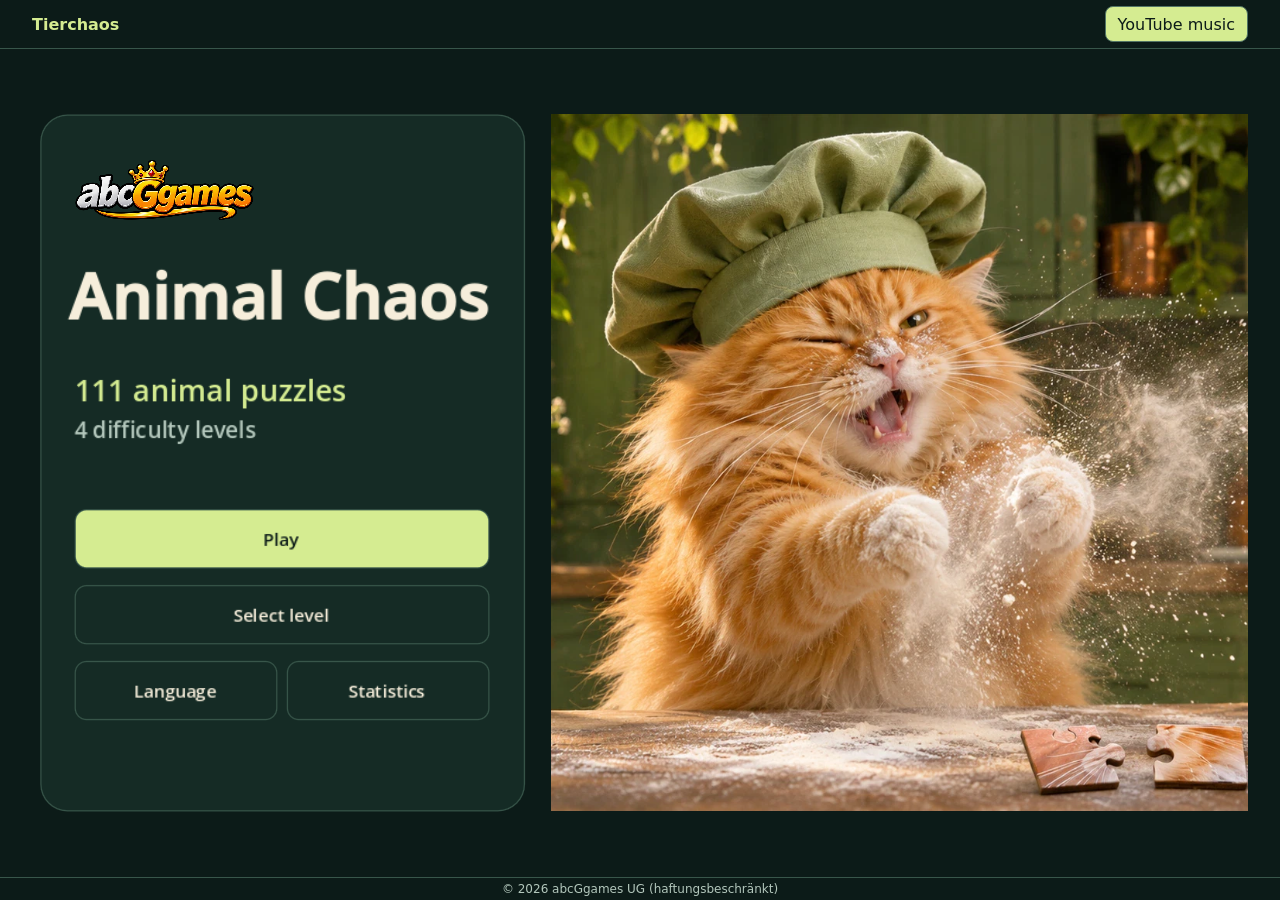
<file: index.html>
<!doctype html>
<html lang="de">
<head>
  <meta charset="utf-8">
  <meta name="viewport" content="width=device-width, initial-scale=1">
  <meta name="referrer" content="strict-origin-when-cross-origin">
  <title>Tierchaos · abcGgames</title>
  <link rel="icon" href="spiel.icon.png">
  <link rel="stylesheet" href="seite.css">
  <script src="playlist.js" defer></script>
  <script src="sprache.js" defer></script>
  <script src="musik.js?v=2" defer></script>
</head>
<body>
  <header>
    <strong>Tierchaos</strong>
    <button id="music-button" type="button" aria-expanded="false" aria-controls="music-panel">YouTube-Musik</button>
  </header>
  <main>
    <iframe class="game" src="spiel-111-check.html" title="Tierchaos – das Spiel"></iframe>
    <aside id="music-panel" aria-labelledby="music-title" hidden>
      <h2 id="music-title" data-i18n="music">Musik von YouTube</h2>
      <form id="playlist-form">
        <label for="playlist-link" data-i18n="media_link">YouTube-Link</label>
        <input id="playlist-link" name="playlist" type="url" placeholder="https://www.youtube.com/…" required>
        <button type="submit" data-i18n="load_media">Musik laden</button>
      </form>
      <p id="music-status" aria-live="polite"></p>
      <div id="player"></div>
      <button id="change-playlist" type="button" data-i18n="change_media" hidden>Link ändern</button>
    </aside>
  </main>
  <footer style="padding: 4px 12px; text-align: center; font-size: 0.75rem; color: #b3c7bc; border-top: 1px solid #38564a;">© 2026 abcGgames UG (haftungsbeschränkt)</footer>
</body>
</html>
</file>
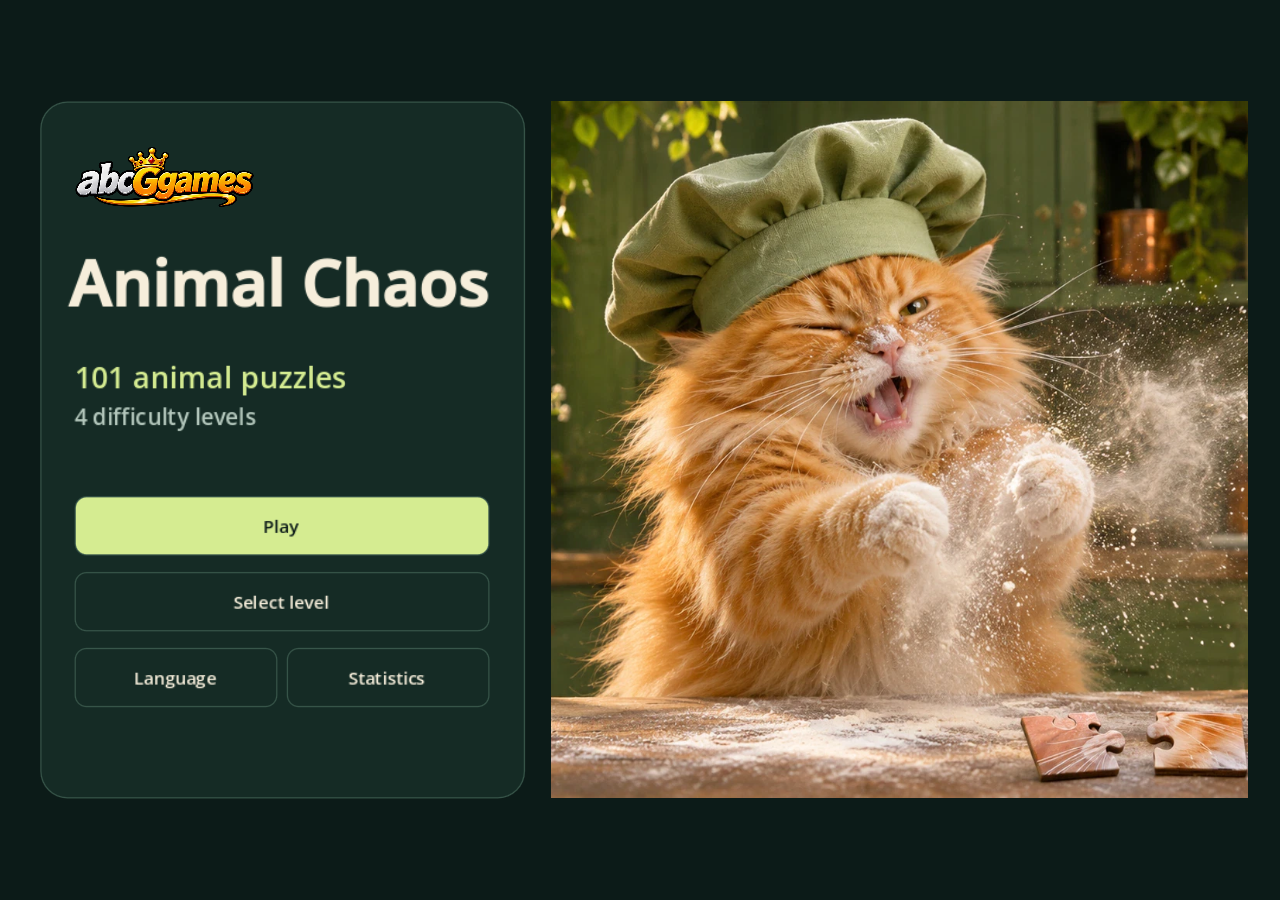
<file: spiel-101.html>
<!DOCTYPE html>
<html lang="en">
	<head>
		<meta charset="utf-8">
		<meta name="viewport" content="width=device-width, user-scalable=no, initial-scale=1.0">
		<title>Tierchaos</title>
		<style>
html, body, #canvas {
	margin: 0;
	padding: 0;
	border: 0;
}

body {
	color: white;
	background-color: black;
	overflow: hidden;
	touch-action: none;
}

#canvas {
	display: block;
}

#canvas:focus {
	outline: none;
}

#status, #status-splash, #status-progress {
	position: absolute;
	left: 0;
	right: 0;
}

#status, #status-splash {
	top: 0;
	bottom: 0;
}

#status {
	background-color: #0c1b18;
	display: flex;
	flex-direction: column;
	justify-content: center;
	align-items: center;
	visibility: hidden;
}

#status-splash {
	max-height: 100%;
	max-width: 100%;
	margin: auto;
}

#status-splash.show-image--false {
	display: none;
}

#status-splash.fullsize--true {
	height: 100%;
	width: 100%;
	object-fit: contain;
}

#status-splash.use-filter--false {
	image-rendering: pixelated;
}

#status-progress, #status-notice {
	display: none;
}

#status-progress {
	bottom: 10%;
	width: 50%;
	margin: 0 auto;
}

#status-notice {
	background-color: #5b3943;
	border-radius: 0.5rem;
	border: 1px solid #9b3943;
	color: #e0e0e0;
	font-family: 'Noto Sans', 'Droid Sans', Arial, sans-serif;
	line-height: 1.3;
	margin: 0 2rem;
	overflow: hidden;
	padding: 1rem;
	text-align: center;
	z-index: 1;
}
		</style>
		<link id="-gd-engine-icon" rel="icon" type="image/png" href="spiel.icon.png" />
<link rel="apple-touch-icon" href="spiel.apple-touch-icon.png"/>

	</head>
	<body>
		<canvas id="canvas">
			Your browser does not support the canvas tag.
		</canvas>

		<noscript>
			Your browser does not support JavaScript.
		</noscript>

		<div id="status">
			<img id="status-splash" class="show-image--false fullsize--true use-filter--true" src="spiel.png" alt="">
			<progress id="status-progress"></progress>
			<div id="status-notice"></div>
		</div>

		<script src="spiel.js"></script>
		<script>
const GODOT_CONFIG = {"args":[],"canvasResizePolicy":2,"emscriptenPoolSize":8,"ensureCrossOriginIsolationHeaders":true,"executable":"spiel","experimentalVK":false,"fileSizes":{"spiel.wasm":16375506,"spiel-101.pck":11311980},"focusCanvas":true,"gdextensionLibs":[],"godotPoolSize":4,"mainPack":"spiel-101.pck"};
const GODOT_THREADS_ENABLED = false;
const engine = new Engine(GODOT_CONFIG);

(function () {
	const statusOverlay = document.getElementById('status');
	const statusProgress = document.getElementById('status-progress');
	const statusNotice = document.getElementById('status-notice');

	let initializing = true;
	let statusMode = '';

	function setStatusMode(mode) {
		if (statusMode === mode || !initializing) {
			return;
		}
		if (mode === 'hidden') {
			statusOverlay.remove();
			initializing = false;
			return;
		}
		statusOverlay.style.visibility = 'visible';
		statusProgress.style.display = mode === 'progress' ? 'block' : 'none';
		statusNotice.style.display = mode === 'notice' ? 'block' : 'none';
		statusMode = mode;
	}

	function setStatusNotice(text) {
		while (statusNotice.lastChild) {
			statusNotice.removeChild(statusNotice.lastChild);
		}
		const lines = text.split('\n');
		lines.forEach((line) => {
			statusNotice.appendChild(document.createTextNode(line));
			statusNotice.appendChild(document.createElement('br'));
		});
	}

	function displayFailureNotice(err) {
		console.error(err);
		if (err instanceof Error) {
			setStatusNotice(err.message);
		} else if (typeof err === 'string') {
			setStatusNotice(err);
		} else {
			setStatusNotice('An unknown error occurred.');
		}
		setStatusMode('notice');
		initializing = false;
	}

	const missing = Engine.getMissingFeatures({
		threads: GODOT_THREADS_ENABLED,
	});

	if (missing.length !== 0) {
		if (GODOT_CONFIG['serviceWorker'] && GODOT_CONFIG['ensureCrossOriginIsolationHeaders'] && 'serviceWorker' in navigator) {
			let serviceWorkerRegistrationPromise;
			try {
				serviceWorkerRegistrationPromise = navigator.serviceWorker.getRegistration();
			} catch (err) {
				serviceWorkerRegistrationPromise = Promise.reject(new Error('Service worker registration failed.'));
			}
			// There's a chance that installing the service worker would fix the issue
			Promise.race([
				serviceWorkerRegistrationPromise.then((registration) => {
					if (registration != null) {
						return Promise.reject(new Error('Service worker already exists.'));
					}
					return registration;
				}).then(() => engine.installServiceWorker()),
				// For some reason, `getRegistration()` can stall
				new Promise((resolve) => {
					setTimeout(() => resolve(), 2000);
				}),
			]).then(() => {
				// Reload if there was no error.
				window.location.reload();
			}).catch((err) => {
				console.error('Error while registering service worker:', err);
			});
		} else {
			// Display the message as usual
			const missingMsg = 'Error\nThe following features required to run Godot projects on the Web are missing:\n';
			displayFailureNotice(missingMsg + missing.join('\n'));
		}
	} else {
		setStatusMode('progress');
		engine.startGame({
			'onProgress': function (current, total) {
				if (current > 0 && total > 0) {
					statusProgress.value = current;
					statusProgress.max = total;
				} else {
					statusProgress.removeAttribute('value');
					statusProgress.removeAttribute('max');
				}
			},
		}).then(() => {
			setStatusMode('hidden');
		}, displayFailureNotice);
	}
}());
		</script>
	</body>
</html>
</file>
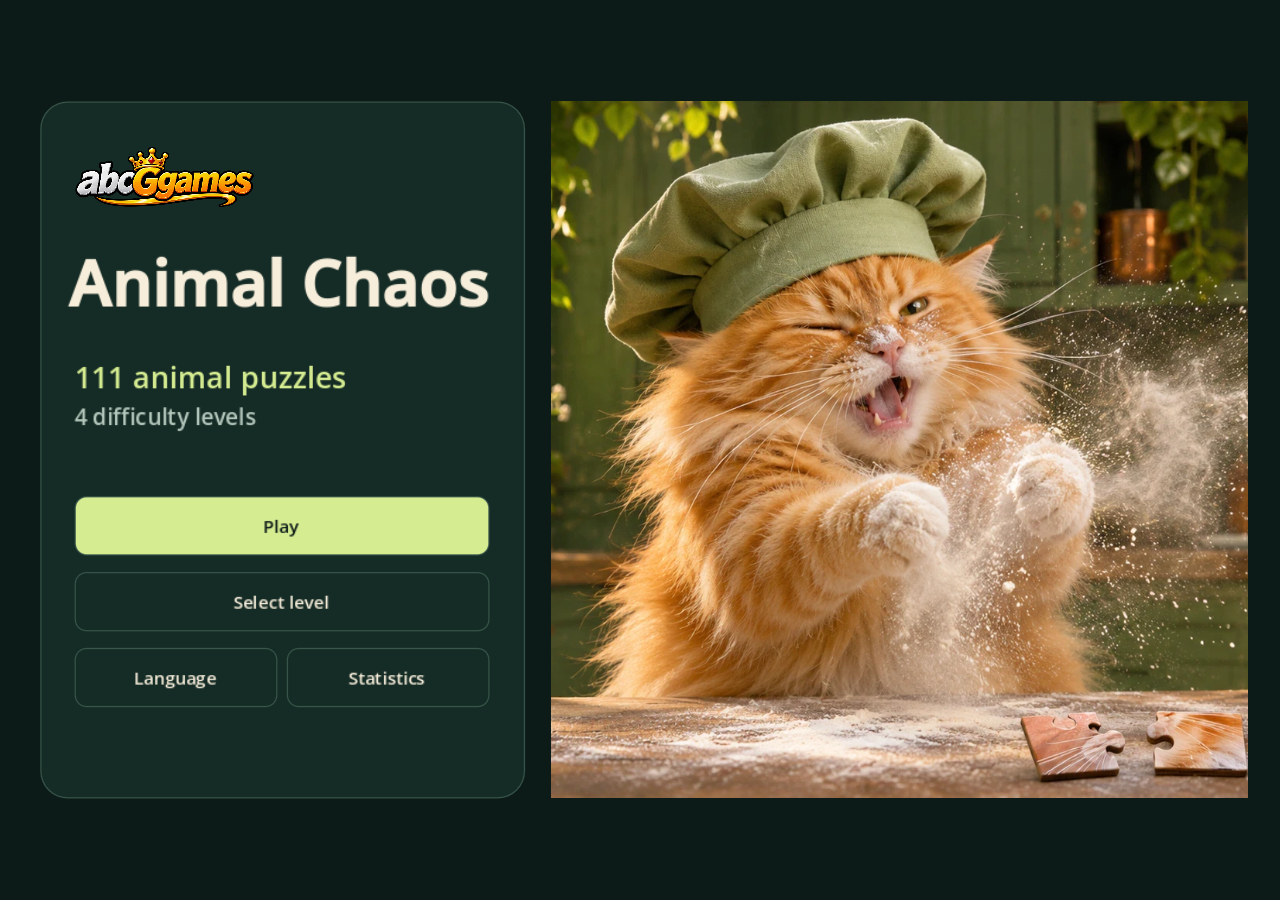
<file: spiel-111-check.html>
<!DOCTYPE html>
<html lang="en">
	<head>
		<meta charset="utf-8">
		<meta name="viewport" content="width=device-width, user-scalable=no, initial-scale=1.0">
		<title>Tierchaos</title>
		<style>
html, body, #canvas {
	margin: 0;
	padding: 0;
	border: 0;
}

body {
	color: white;
	background-color: black;
	overflow: hidden;
	touch-action: none;
}

#canvas {
	display: block;
}

#canvas:focus {
	outline: none;
}

#status, #status-splash, #status-progress {
	position: absolute;
	left: 0;
	right: 0;
}

#status, #status-splash {
	top: 0;
	bottom: 0;
}

#status {
	background-color: #0c1b18;
	display: flex;
	flex-direction: column;
	justify-content: center;
	align-items: center;
	visibility: hidden;
}

#status-splash {
	max-height: 100%;
	max-width: 100%;
	margin: auto;
}

#status-splash.show-image--false {
	display: none;
}

#status-splash.fullsize--true {
	height: 100%;
	width: 100%;
	object-fit: contain;
}

#status-splash.use-filter--false {
	image-rendering: pixelated;
}

#status-progress, #status-notice {
	display: none;
}

#status-progress {
	bottom: 10%;
	width: 50%;
	margin: 0 auto;
}

#status-notice {
	background-color: #5b3943;
	border-radius: 0.5rem;
	border: 1px solid #9b3943;
	color: #e0e0e0;
	font-family: 'Noto Sans', 'Droid Sans', Arial, sans-serif;
	line-height: 1.3;
	margin: 0 2rem;
	overflow: hidden;
	padding: 1rem;
	text-align: center;
	z-index: 1;
}
		</style>
		<link id="-gd-engine-icon" rel="icon" type="image/png" href="spiel.icon.png" />
<link rel="apple-touch-icon" href="spiel.apple-touch-icon.png"/>

	</head>
	<body>
		<canvas id="canvas">
			Your browser does not support the canvas tag.
		</canvas>

		<noscript>
			Your browser does not support JavaScript.
		</noscript>

		<div id="status">
			<img id="status-splash" class="show-image--false fullsize--true use-filter--true" src="spiel.png" alt="">
			<progress id="status-progress"></progress>
			<div id="status-notice"></div>
		</div>

		<script src="spiel.js"></script>
		<script>
const GODOT_CONFIG = {"args":[],"canvasResizePolicy":2,"emscriptenPoolSize":8,"ensureCrossOriginIsolationHeaders":true,"executable":"spiel","experimentalVK":false,"fileSizes":{"spiel.wasm":16375506,"spiel-111-check.pck":11892368},"focusCanvas":true,"gdextensionLibs":[],"godotPoolSize":4,"mainPack":"spiel-111-check.pck"};
const GODOT_THREADS_ENABLED = false;
const engine = new Engine(GODOT_CONFIG);

(function () {
	const statusOverlay = document.getElementById('status');
	const statusProgress = document.getElementById('status-progress');
	const statusNotice = document.getElementById('status-notice');

	let initializing = true;
	let statusMode = '';

	function setStatusMode(mode) {
		if (statusMode === mode || !initializing) {
			return;
		}
		if (mode === 'hidden') {
			statusOverlay.remove();
			initializing = false;
			return;
		}
		statusOverlay.style.visibility = 'visible';
		statusProgress.style.display = mode === 'progress' ? 'block' : 'none';
		statusNotice.style.display = mode === 'notice' ? 'block' : 'none';
		statusMode = mode;
	}

	function setStatusNotice(text) {
		while (statusNotice.lastChild) {
			statusNotice.removeChild(statusNotice.lastChild);
		}
		const lines = text.split('\n');
		lines.forEach((line) => {
			statusNotice.appendChild(document.createTextNode(line));
			statusNotice.appendChild(document.createElement('br'));
		});
	}

	function displayFailureNotice(err) {
		console.error(err);
		if (err instanceof Error) {
			setStatusNotice(err.message);
		} else if (typeof err === 'string') {
			setStatusNotice(err);
		} else {
			setStatusNotice('An unknown error occurred.');
		}
		setStatusMode('notice');
		initializing = false;
	}

	const missing = Engine.getMissingFeatures({
		threads: GODOT_THREADS_ENABLED,
	});

	if (missing.length !== 0) {
		if (GODOT_CONFIG['serviceWorker'] && GODOT_CONFIG['ensureCrossOriginIsolationHeaders'] && 'serviceWorker' in navigator) {
			let serviceWorkerRegistrationPromise;
			try {
				serviceWorkerRegistrationPromise = navigator.serviceWorker.getRegistration();
			} catch (err) {
				serviceWorkerRegistrationPromise = Promise.reject(new Error('Service worker registration failed.'));
			}
			// There's a chance that installing the service worker would fix the issue
			Promise.race([
				serviceWorkerRegistrationPromise.then((registration) => {
					if (registration != null) {
						return Promise.reject(new Error('Service worker already exists.'));
					}
					return registration;
				}).then(() => engine.installServiceWorker()),
				// For some reason, `getRegistration()` can stall
				new Promise((resolve) => {
					setTimeout(() => resolve(), 2000);
				}),
			]).then(() => {
				// Reload if there was no error.
				window.location.reload();
			}).catch((err) => {
				console.error('Error while registering service worker:', err);
			});
		} else {
			// Display the message as usual
			const missingMsg = 'Error\nThe following features required to run Godot projects on the Web are missing:\n';
			displayFailureNotice(missingMsg + missing.join('\n'));
		}
	} else {
		setStatusMode('progress');
		engine.startGame({
			'onProgress': function (current, total) {
				if (current > 0 && total > 0) {
					statusProgress.value = current;
					statusProgress.max = total;
				} else {
					statusProgress.removeAttribute('value');
					statusProgress.removeAttribute('max');
				}
			},
		}).then(() => {
			setStatusMode('hidden');
		}, displayFailureNotice);
	}
}());
		</script>
	</body>
</html>
</file>
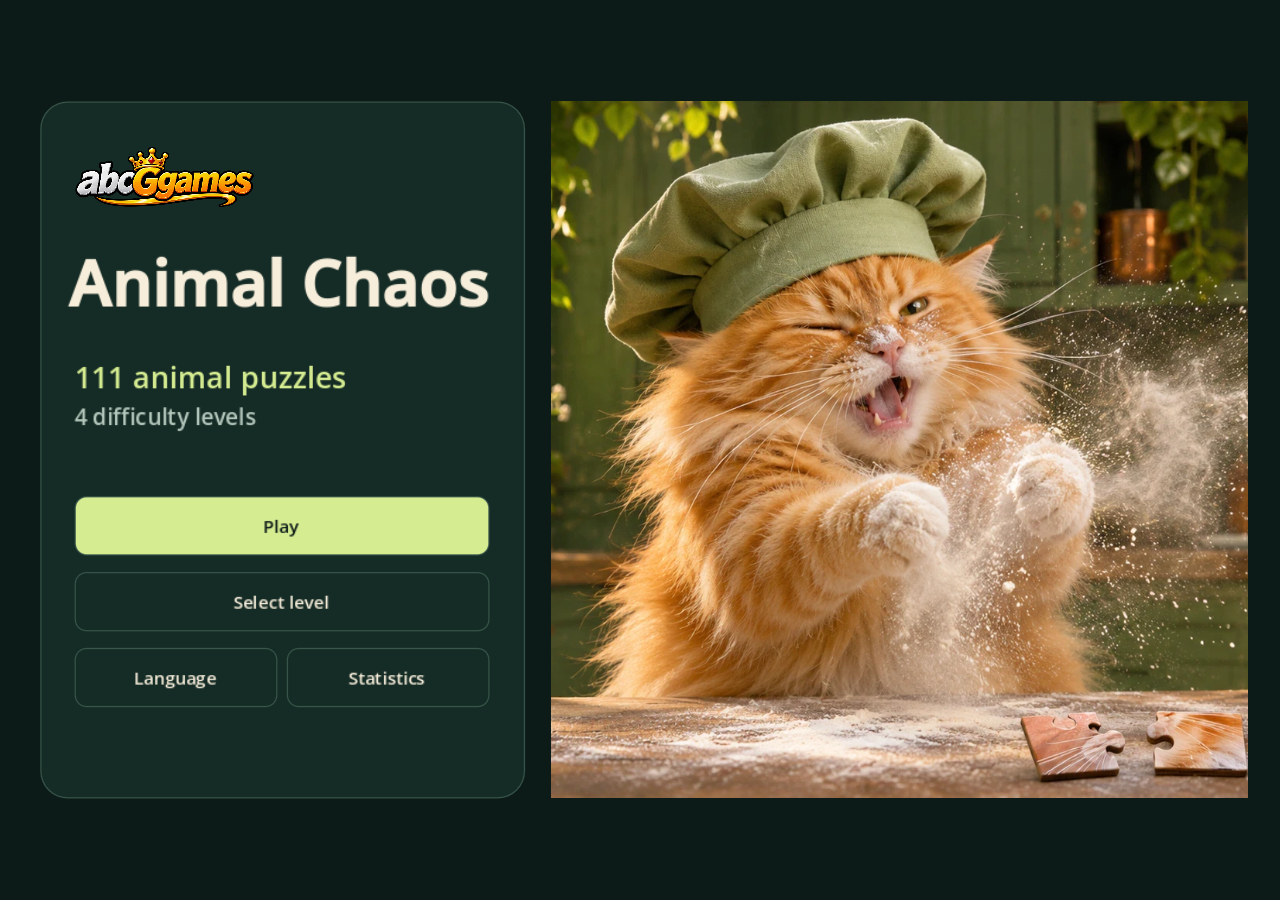
<file: spiel-111.html>
<!DOCTYPE html>
<html lang="en">
	<head>
		<meta charset="utf-8">
		<meta name="viewport" content="width=device-width, user-scalable=no, initial-scale=1.0">
		<title>Tierchaos</title>
		<style>
html, body, #canvas {
	margin: 0;
	padding: 0;
	border: 0;
}

body {
	color: white;
	background-color: black;
	overflow: hidden;
	touch-action: none;
}

#canvas {
	display: block;
}

#canvas:focus {
	outline: none;
}

#status, #status-splash, #status-progress {
	position: absolute;
	left: 0;
	right: 0;
}

#status, #status-splash {
	top: 0;
	bottom: 0;
}

#status {
	background-color: #0c1b18;
	display: flex;
	flex-direction: column;
	justify-content: center;
	align-items: center;
	visibility: hidden;
}

#status-splash {
	max-height: 100%;
	max-width: 100%;
	margin: auto;
}

#status-splash.show-image--false {
	display: none;
}

#status-splash.fullsize--true {
	height: 100%;
	width: 100%;
	object-fit: contain;
}

#status-splash.use-filter--false {
	image-rendering: pixelated;
}

#status-progress, #status-notice {
	display: none;
}

#status-progress {
	bottom: 10%;
	width: 50%;
	margin: 0 auto;
}

#status-notice {
	background-color: #5b3943;
	border-radius: 0.5rem;
	border: 1px solid #9b3943;
	color: #e0e0e0;
	font-family: 'Noto Sans', 'Droid Sans', Arial, sans-serif;
	line-height: 1.3;
	margin: 0 2rem;
	overflow: hidden;
	padding: 1rem;
	text-align: center;
	z-index: 1;
}
		</style>
		<link id="-gd-engine-icon" rel="icon" type="image/png" href="spiel.icon.png" />
<link rel="apple-touch-icon" href="spiel.apple-touch-icon.png"/>

	</head>
	<body>
		<canvas id="canvas">
			Your browser does not support the canvas tag.
		</canvas>

		<noscript>
			Your browser does not support JavaScript.
		</noscript>

		<div id="status">
			<img id="status-splash" class="show-image--false fullsize--true use-filter--true" src="spiel.png" alt="">
			<progress id="status-progress"></progress>
			<div id="status-notice"></div>
		</div>

		<script src="spiel.js"></script>
		<script>
const GODOT_CONFIG = {"args":[],"canvasResizePolicy":2,"emscriptenPoolSize":8,"ensureCrossOriginIsolationHeaders":true,"executable":"spiel","experimentalVK":false,"fileSizes":{"spiel.wasm":16375506,"spiel-111.pck":11891424},"focusCanvas":true,"gdextensionLibs":[],"godotPoolSize":4,"mainPack":"spiel-111.pck"};
const GODOT_THREADS_ENABLED = false;
const engine = new Engine(GODOT_CONFIG);

(function () {
	const statusOverlay = document.getElementById('status');
	const statusProgress = document.getElementById('status-progress');
	const statusNotice = document.getElementById('status-notice');

	let initializing = true;
	let statusMode = '';

	function setStatusMode(mode) {
		if (statusMode === mode || !initializing) {
			return;
		}
		if (mode === 'hidden') {
			statusOverlay.remove();
			initializing = false;
			return;
		}
		statusOverlay.style.visibility = 'visible';
		statusProgress.style.display = mode === 'progress' ? 'block' : 'none';
		statusNotice.style.display = mode === 'notice' ? 'block' : 'none';
		statusMode = mode;
	}

	function setStatusNotice(text) {
		while (statusNotice.lastChild) {
			statusNotice.removeChild(statusNotice.lastChild);
		}
		const lines = text.split('\n');
		lines.forEach((line) => {
			statusNotice.appendChild(document.createTextNode(line));
			statusNotice.appendChild(document.createElement('br'));
		});
	}

	function displayFailureNotice(err) {
		console.error(err);
		if (err instanceof Error) {
			setStatusNotice(err.message);
		} else if (typeof err === 'string') {
			setStatusNotice(err);
		} else {
			setStatusNotice('An unknown error occurred.');
		}
		setStatusMode('notice');
		initializing = false;
	}

	const missing = Engine.getMissingFeatures({
		threads: GODOT_THREADS_ENABLED,
	});

	if (missing.length !== 0) {
		if (GODOT_CONFIG['serviceWorker'] && GODOT_CONFIG['ensureCrossOriginIsolationHeaders'] && 'serviceWorker' in navigator) {
			let serviceWorkerRegistrationPromise;
			try {
				serviceWorkerRegistrationPromise = navigator.serviceWorker.getRegistration();
			} catch (err) {
				serviceWorkerRegistrationPromise = Promise.reject(new Error('Service worker registration failed.'));
			}
			// There's a chance that installing the service worker would fix the issue
			Promise.race([
				serviceWorkerRegistrationPromise.then((registration) => {
					if (registration != null) {
						return Promise.reject(new Error('Service worker already exists.'));
					}
					return registration;
				}).then(() => engine.installServiceWorker()),
				// For some reason, `getRegistration()` can stall
				new Promise((resolve) => {
					setTimeout(() => resolve(), 2000);
				}),
			]).then(() => {
				// Reload if there was no error.
				window.location.reload();
			}).catch((err) => {
				console.error('Error while registering service worker:', err);
			});
		} else {
			// Display the message as usual
			const missingMsg = 'Error\nThe following features required to run Godot projects on the Web are missing:\n';
			displayFailureNotice(missingMsg + missing.join('\n'));
		}
	} else {
		setStatusMode('progress');
		engine.startGame({
			'onProgress': function (current, total) {
				if (current > 0 && total > 0) {
					statusProgress.value = current;
					statusProgress.max = total;
				} else {
					statusProgress.removeAttribute('value');
					statusProgress.removeAttribute('max');
				}
			},
		}).then(() => {
			setStatusMode('hidden');
		}, displayFailureNotice);
	}
}());
		</script>
	</body>
</html>
</file>
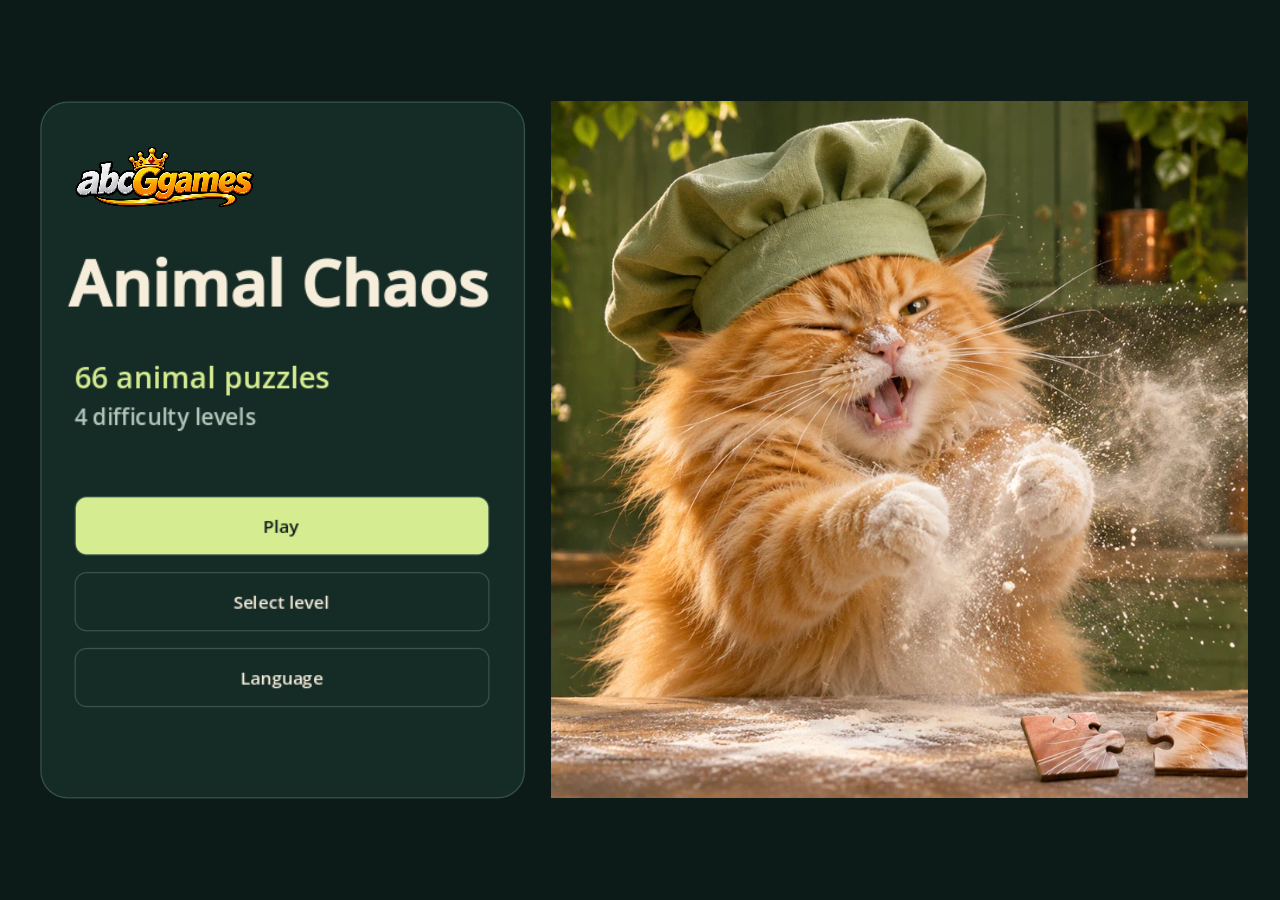
<file: spiel-66.html>
<!DOCTYPE html>
<html lang="en">
	<head>
		<meta charset="utf-8">
		<meta name="viewport" content="width=device-width, user-scalable=no, initial-scale=1.0">
		<title>Tierchaos</title>
		<style>
html, body, #canvas {
	margin: 0;
	padding: 0;
	border: 0;
}

body {
	color: white;
	background-color: black;
	overflow: hidden;
	touch-action: none;
}

#canvas {
	display: block;
}

#canvas:focus {
	outline: none;
}

#status, #status-splash, #status-progress {
	position: absolute;
	left: 0;
	right: 0;
}

#status, #status-splash {
	top: 0;
	bottom: 0;
}

#status {
	background-color: #0c1b18;
	display: flex;
	flex-direction: column;
	justify-content: center;
	align-items: center;
	visibility: hidden;
}

#status-splash {
	max-height: 100%;
	max-width: 100%;
	margin: auto;
}

#status-splash.show-image--false {
	display: none;
}

#status-splash.fullsize--true {
	height: 100%;
	width: 100%;
	object-fit: contain;
}

#status-splash.use-filter--false {
	image-rendering: pixelated;
}

#status-progress, #status-notice {
	display: none;
}

#status-progress {
	bottom: 10%;
	width: 50%;
	margin: 0 auto;
}

#status-notice {
	background-color: #5b3943;
	border-radius: 0.5rem;
	border: 1px solid #9b3943;
	color: #e0e0e0;
	font-family: 'Noto Sans', 'Droid Sans', Arial, sans-serif;
	line-height: 1.3;
	margin: 0 2rem;
	overflow: hidden;
	padding: 1rem;
	text-align: center;
	z-index: 1;
}
		</style>
		<link id="-gd-engine-icon" rel="icon" type="image/png" href="spiel.icon.png" />
<link rel="apple-touch-icon" href="spiel.apple-touch-icon.png"/>

	</head>
	<body>
		<canvas id="canvas">
			Your browser does not support the canvas tag.
		</canvas>

		<noscript>
			Your browser does not support JavaScript.
		</noscript>

		<div id="status">
			<img id="status-splash" class="show-image--false fullsize--true use-filter--true" src="spiel.png" alt="">
			<progress id="status-progress"></progress>
			<div id="status-notice"></div>
		</div>

		<script src="spiel.js"></script>
		<script>
const GODOT_CONFIG = {"args":[],"canvasResizePolicy":2,"emscriptenPoolSize":8,"ensureCrossOriginIsolationHeaders":true,"executable":"spiel","experimentalVK":false,"fileSizes":{"spiel.wasm":16375506,"spiel-66.pck":7286020},"focusCanvas":true,"gdextensionLibs":[],"godotPoolSize":4,"mainPack":"spiel-66.pck"};
const GODOT_THREADS_ENABLED = false;
const engine = new Engine(GODOT_CONFIG);

(function () {
	const statusOverlay = document.getElementById('status');
	const statusProgress = document.getElementById('status-progress');
	const statusNotice = document.getElementById('status-notice');

	let initializing = true;
	let statusMode = '';

	function setStatusMode(mode) {
		if (statusMode === mode || !initializing) {
			return;
		}
		if (mode === 'hidden') {
			statusOverlay.remove();
			initializing = false;
			return;
		}
		statusOverlay.style.visibility = 'visible';
		statusProgress.style.display = mode === 'progress' ? 'block' : 'none';
		statusNotice.style.display = mode === 'notice' ? 'block' : 'none';
		statusMode = mode;
	}

	function setStatusNotice(text) {
		while (statusNotice.lastChild) {
			statusNotice.removeChild(statusNotice.lastChild);
		}
		const lines = text.split('\n');
		lines.forEach((line) => {
			statusNotice.appendChild(document.createTextNode(line));
			statusNotice.appendChild(document.createElement('br'));
		});
	}

	function displayFailureNotice(err) {
		console.error(err);
		if (err instanceof Error) {
			setStatusNotice(err.message);
		} else if (typeof err === 'string') {
			setStatusNotice(err);
		} else {
			setStatusNotice('An unknown error occurred.');
		}
		setStatusMode('notice');
		initializing = false;
	}

	const missing = Engine.getMissingFeatures({
		threads: GODOT_THREADS_ENABLED,
	});

	if (missing.length !== 0) {
		if (GODOT_CONFIG['serviceWorker'] && GODOT_CONFIG['ensureCrossOriginIsolationHeaders'] && 'serviceWorker' in navigator) {
			let serviceWorkerRegistrationPromise;
			try {
				serviceWorkerRegistrationPromise = navigator.serviceWorker.getRegistration();
			} catch (err) {
				serviceWorkerRegistrationPromise = Promise.reject(new Error('Service worker registration failed.'));
			}
			// There's a chance that installing the service worker would fix the issue
			Promise.race([
				serviceWorkerRegistrationPromise.then((registration) => {
					if (registration != null) {
						return Promise.reject(new Error('Service worker already exists.'));
					}
					return registration;
				}).then(() => engine.installServiceWorker()),
				// For some reason, `getRegistration()` can stall
				new Promise((resolve) => {
					setTimeout(() => resolve(), 2000);
				}),
			]).then(() => {
				// Reload if there was no error.
				window.location.reload();
			}).catch((err) => {
				console.error('Error while registering service worker:', err);
			});
		} else {
			// Display the message as usual
			const missingMsg = 'Error\nThe following features required to run Godot projects on the Web are missing:\n';
			displayFailureNotice(missingMsg + missing.join('\n'));
		}
	} else {
		setStatusMode('progress');
		engine.startGame({
			'onProgress': function (current, total) {
				if (current > 0 && total > 0) {
					statusProgress.value = current;
					statusProgress.max = total;
				} else {
					statusProgress.removeAttribute('value');
					statusProgress.removeAttribute('max');
				}
			},
		}).then(() => {
			setStatusMode('hidden');
		}, displayFailureNotice);
	}
}());
		</script>
	</body>
</html>
</file>
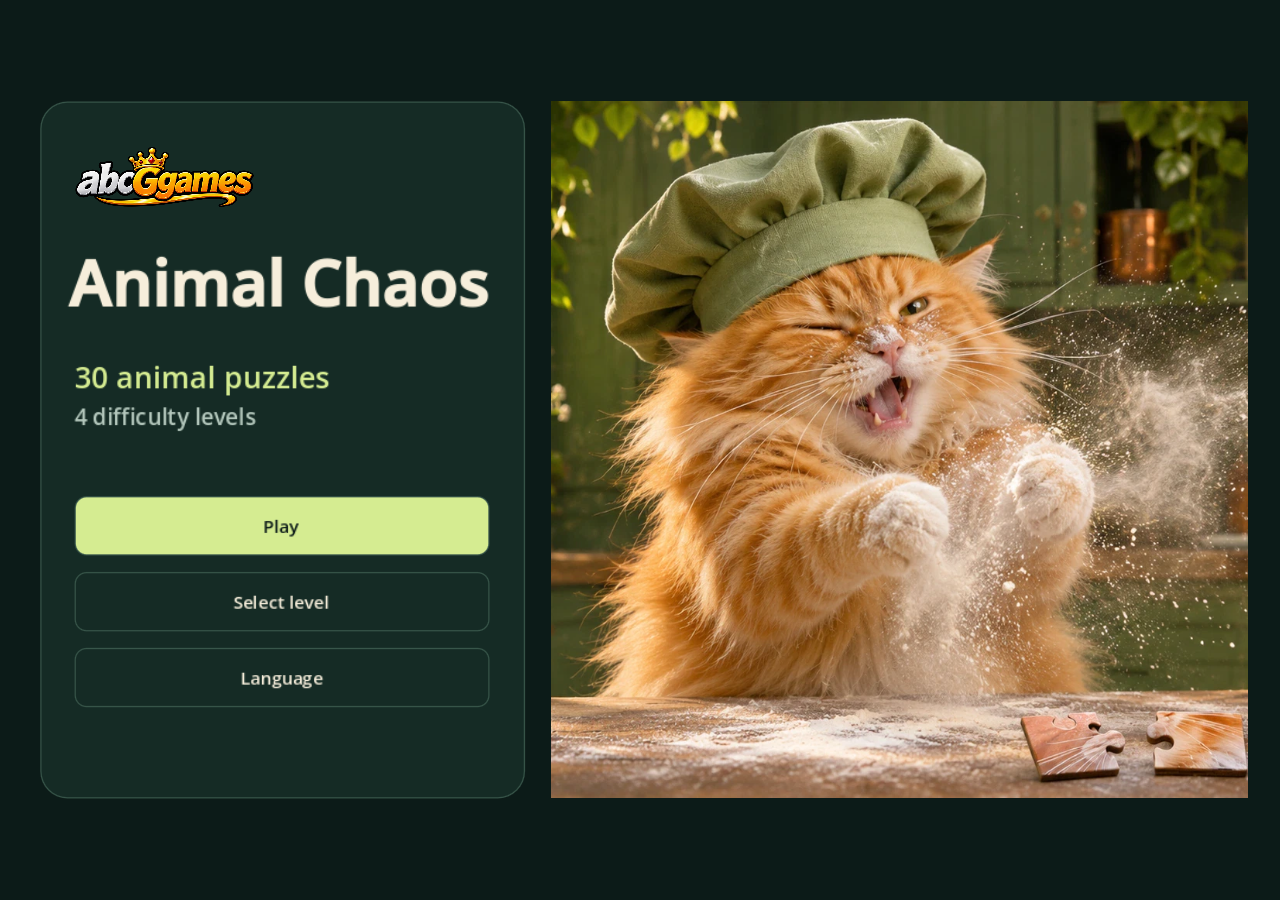
<file: spiel.html>
<!DOCTYPE html>
<html lang="en">
	<head>
		<meta charset="utf-8">
		<meta name="viewport" content="width=device-width, user-scalable=no, initial-scale=1.0">
		<title>Tierchaos</title>
		<style>
html, body, #canvas {
	margin: 0;
	padding: 0;
	border: 0;
}

body {
	color: white;
	background-color: black;
	overflow: hidden;
	touch-action: none;
}

#canvas {
	display: block;
}

#canvas:focus {
	outline: none;
}

#status, #status-splash, #status-progress {
	position: absolute;
	left: 0;
	right: 0;
}

#status, #status-splash {
	top: 0;
	bottom: 0;
}

#status {
	background-color: #0c1b18;
	display: flex;
	flex-direction: column;
	justify-content: center;
	align-items: center;
	visibility: hidden;
}

#status-splash {
	max-height: 100%;
	max-width: 100%;
	margin: auto;
}

#status-splash.show-image--false {
	display: none;
}

#status-splash.fullsize--true {
	height: 100%;
	width: 100%;
	object-fit: contain;
}

#status-splash.use-filter--false {
	image-rendering: pixelated;
}

#status-progress, #status-notice {
	display: none;
}

#status-progress {
	bottom: 10%;
	width: 50%;
	margin: 0 auto;
}

#status-notice {
	background-color: #5b3943;
	border-radius: 0.5rem;
	border: 1px solid #9b3943;
	color: #e0e0e0;
	font-family: 'Noto Sans', 'Droid Sans', Arial, sans-serif;
	line-height: 1.3;
	margin: 0 2rem;
	overflow: hidden;
	padding: 1rem;
	text-align: center;
	z-index: 1;
}
		</style>
		<link id="-gd-engine-icon" rel="icon" type="image/png" href="spiel.icon.png" />
<link rel="apple-touch-icon" href="spiel.apple-touch-icon.png"/>

	</head>
	<body>
		<canvas id="canvas">
			Your browser does not support the canvas tag.
		</canvas>

		<noscript>
			Your browser does not support JavaScript.
		</noscript>

		<div id="status">
			<img id="status-splash" class="show-image--false fullsize--true use-filter--true" src="spiel.png" alt="">
			<progress id="status-progress"></progress>
			<div id="status-notice"></div>
		</div>

		<script src="spiel.js"></script>
		<script>
const GODOT_CONFIG = {"args":[],"canvasResizePolicy":2,"emscriptenPoolSize":8,"ensureCrossOriginIsolationHeaders":true,"executable":"spiel","experimentalVK":false,"fileSizes":{"spiel.pck":3374256,"spiel.wasm":16375506},"focusCanvas":true,"gdextensionLibs":[],"godotPoolSize":4};
const GODOT_THREADS_ENABLED = false;
const engine = new Engine(GODOT_CONFIG);

(function () {
	const statusOverlay = document.getElementById('status');
	const statusProgress = document.getElementById('status-progress');
	const statusNotice = document.getElementById('status-notice');

	let initializing = true;
	let statusMode = '';

	function setStatusMode(mode) {
		if (statusMode === mode || !initializing) {
			return;
		}
		if (mode === 'hidden') {
			statusOverlay.remove();
			initializing = false;
			return;
		}
		statusOverlay.style.visibility = 'visible';
		statusProgress.style.display = mode === 'progress' ? 'block' : 'none';
		statusNotice.style.display = mode === 'notice' ? 'block' : 'none';
		statusMode = mode;
	}

	function setStatusNotice(text) {
		while (statusNotice.lastChild) {
			statusNotice.removeChild(statusNotice.lastChild);
		}
		const lines = text.split('\n');
		lines.forEach((line) => {
			statusNotice.appendChild(document.createTextNode(line));
			statusNotice.appendChild(document.createElement('br'));
		});
	}

	function displayFailureNotice(err) {
		console.error(err);
		if (err instanceof Error) {
			setStatusNotice(err.message);
		} else if (typeof err === 'string') {
			setStatusNotice(err);
		} else {
			setStatusNotice('An unknown error occurred.');
		}
		setStatusMode('notice');
		initializing = false;
	}

	const missing = Engine.getMissingFeatures({
		threads: GODOT_THREADS_ENABLED,
	});

	if (missing.length !== 0) {
		if (GODOT_CONFIG['serviceWorker'] && GODOT_CONFIG['ensureCrossOriginIsolationHeaders'] && 'serviceWorker' in navigator) {
			let serviceWorkerRegistrationPromise;
			try {
				serviceWorkerRegistrationPromise = navigator.serviceWorker.getRegistration();
			} catch (err) {
				serviceWorkerRegistrationPromise = Promise.reject(new Error('Service worker registration failed.'));
			}
			// There's a chance that installing the service worker would fix the issue
			Promise.race([
				serviceWorkerRegistrationPromise.then((registration) => {
					if (registration != null) {
						return Promise.reject(new Error('Service worker already exists.'));
					}
					return registration;
				}).then(() => engine.installServiceWorker()),
				// For some reason, `getRegistration()` can stall
				new Promise((resolve) => {
					setTimeout(() => resolve(), 2000);
				}),
			]).then(() => {
				// Reload if there was no error.
				window.location.reload();
			}).catch((err) => {
				console.error('Error while registering service worker:', err);
			});
		} else {
			// Display the message as usual
			const missingMsg = 'Error\nThe following features required to run Godot projects on the Web are missing:\n';
			displayFailureNotice(missingMsg + missing.join('\n'));
		}
	} else {
		setStatusMode('progress');
		engine.startGame({
			'onProgress': function (current, total) {
				if (current > 0 && total > 0) {
					statusProgress.value = current;
					statusProgress.max = total;
				} else {
					statusProgress.removeAttribute('value');
					statusProgress.removeAttribute('max');
				}
			},
		}).then(() => {
			setStatusMode('hidden');
		}, displayFailureNotice);
	}
}());
		</script>
	</body>
</html>
</file>
<file: seite.css>
:root {
  font: 16px system-ui, sans-serif;
  color-scheme: dark;
  color: #f6eedb;
  background: #0c1b18;
}
* { box-sizing: border-box; }
[hidden] { display: none !important; }
body { margin: 0; height: 100vh; height: 100dvh; display: flex; flex-direction: column; }
header {
  display: flex;
  align-items: center;
  justify-content: space-between;
  gap: 8px;
  padding: 6px clamp(12px, 2.5vw, 36px);
  border-bottom: 1px solid #38564a;
}
header strong { color: #d5ec91; }
main { flex: 1; min-height: 0; display: flex; }
iframe { border: 0; }
.game { flex: 1; min-width: 0; min-height: 0; }
aside {
  flex: 0 0 clamp(265px, 32vw, 490px);
  min-width: 0;
  padding: 16px;
  overflow: auto;
  border-left: 1px solid #38564a;
  background: #152b25;
}
h2 { margin: 0 0 12px; font-size: 1.12rem; }
form { display: flex; gap: 8px; flex-wrap: wrap; align-items: center; }
label { flex: 0 0 100%; }
input, button {
  font: inherit;
  padding: 7px 12px;
  border-radius: 8px;
  border: 1px solid #527464;
  min-height: 36px;
}
input { flex: 1 1 170px; min-width: 0; }
button { color: #0c1b18; background: #d5ec91; cursor: pointer; }
button:focus-visible, input:focus-visible { outline: 2px solid #fff5df; outline-offset: 2px; }
#player iframe { display: block; width: 100%; min-width: 200px; min-height: 200px; aspect-ratio: 16 / 9; background: #0c1b18; }
#change-playlist { margin-top: 8px; }
#music-status { color: #b3c7bc; font-size: 0.92rem; }
#music-status:empty { display: none; }
@media (max-width: 780px) and (orientation: portrait) {
  main { flex-direction: column; }
  aside { flex: 0 0 auto; max-height: 52%; padding: 10px 12px; border-left: 0; border-top: 1px solid #38564a; }
}
</file>
